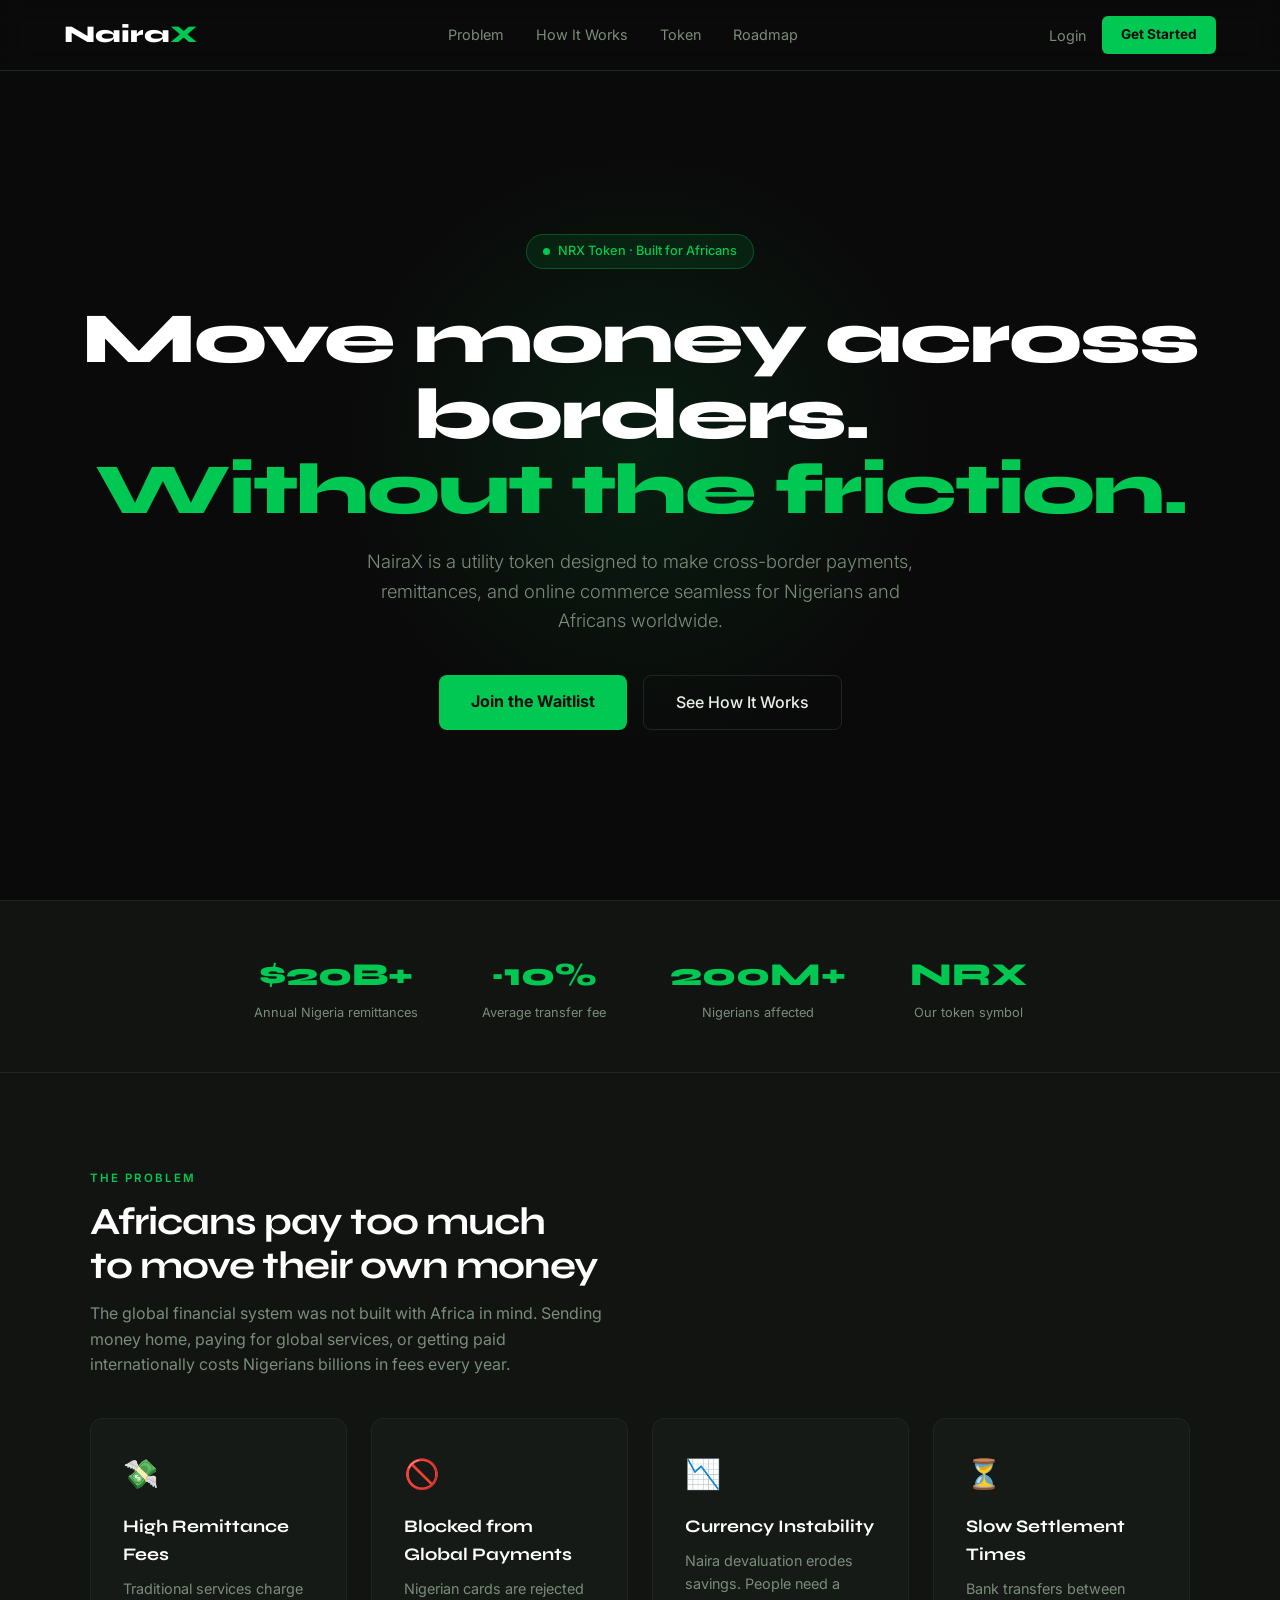
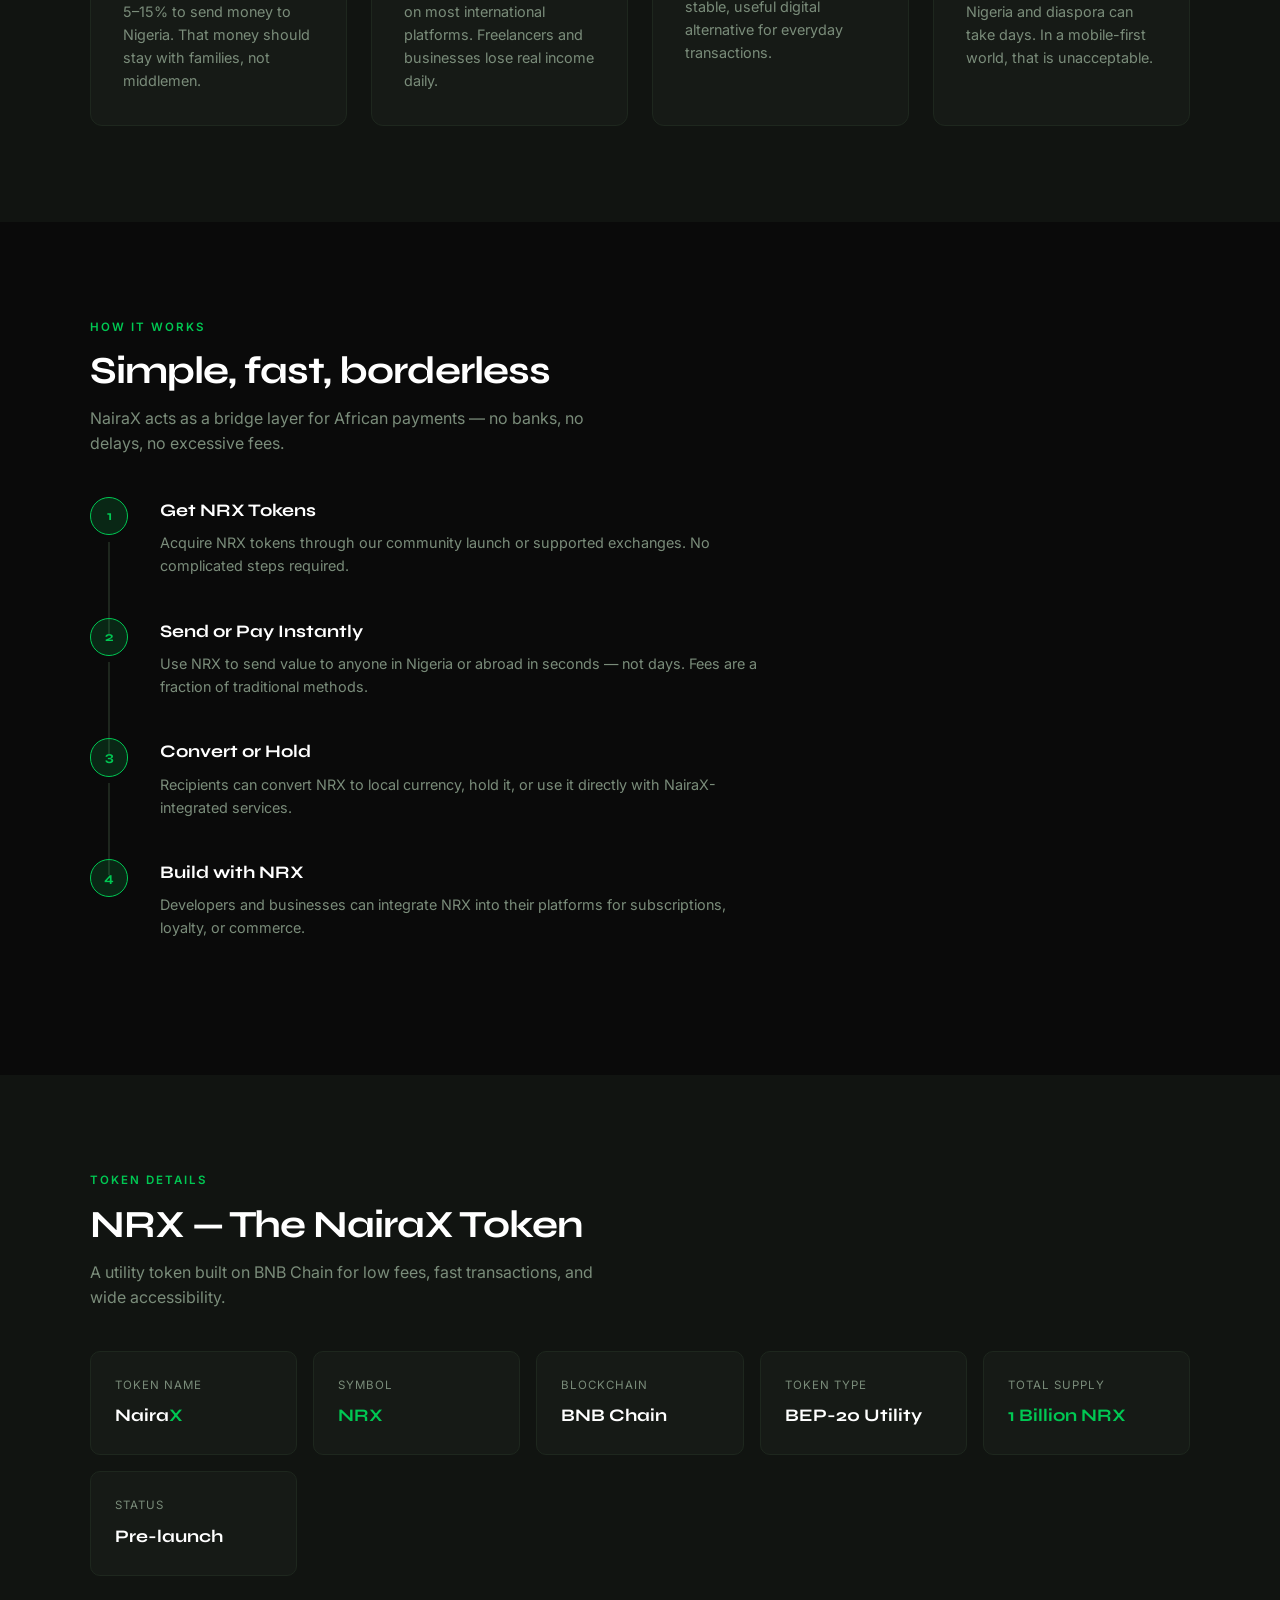
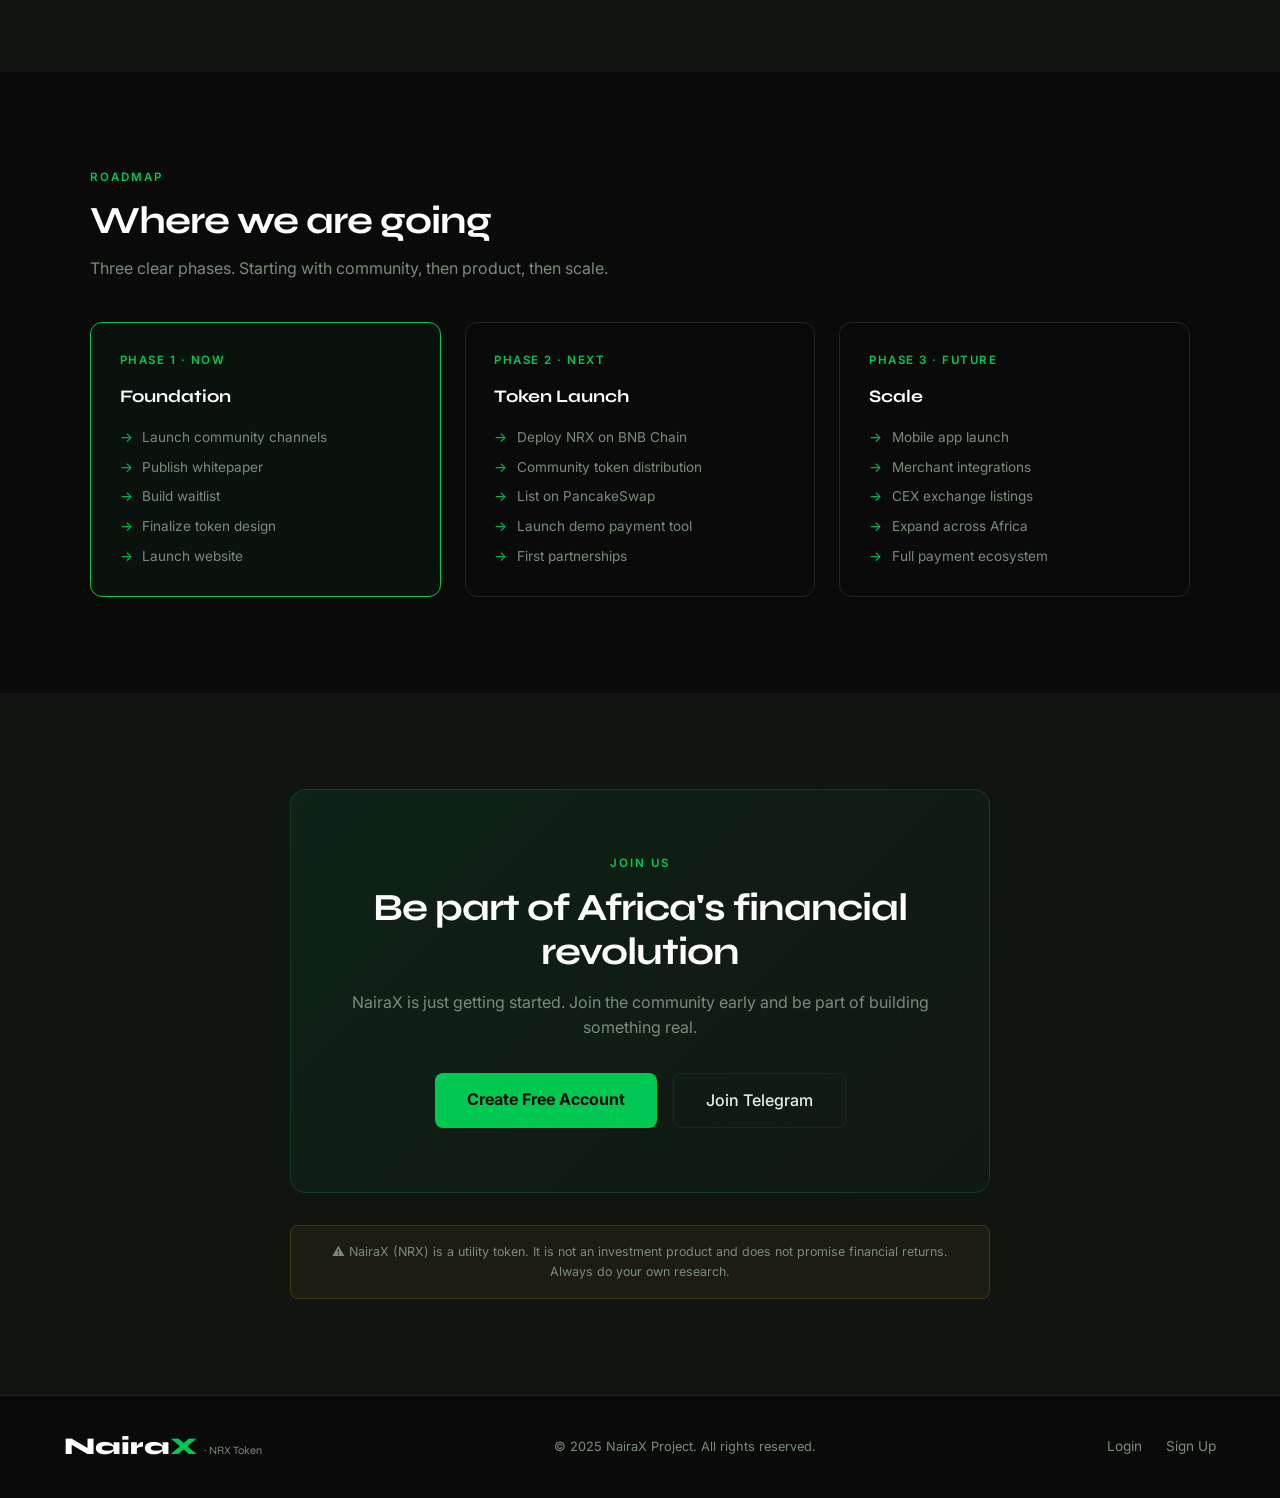
<file: index.html>
<!DOCTYPE html>
<html lang="en">
<head>
<meta charset="UTF-8"/>
<meta name="viewport" content="width=device-width, initial-scale=1.0"/>
<title>NairaX — Nigeria's Global Payment Token</title>
<link rel="stylesheet" href="css/style.css"/>
<link href="https://fonts.googleapis.com/css2?family=Syne:wght@400;600;700;800&family=Inter:wght@300;400;500;600&display=swap" rel="stylesheet"/>
</head>
<body>

<!-- NAV -->
<nav class="navbar">
  <div class="nav-inner">
    <a href="index.html" class="logo">Naira<span>X</span></a>
    <ul class="nav-links">
      <li><a href="#problem">Problem</a></li>
      <li><a href="#how">How It Works</a></li>
      <li><a href="#token">Token</a></li>
      <li><a href="#roadmap">Roadmap</a></li>
    </ul>
    <div class="nav-actions">
      <a href="login.html" class="btn-ghost-sm">Login</a>
      <a href="signup.html" class="btn-primary-sm">Get Started</a>
    </div>
    <button class="hamburger" onclick="toggleMenu()">☰</button>
  </div>
  <div class="mobile-menu" id="mobileMenu">
    <a href="#problem">Problem</a>
    <a href="#how">How It Works</a>
    <a href="#token">Token</a>
    <a href="#roadmap">Roadmap</a>
    <a href="login.html">Login</a>
    <a href="signup.html" class="btn-primary-sm">Get Started</a>
  </div>
</nav>

<!-- HERO -->
<section class="hero">
  <div class="hero-inner">
    <div class="hero-badge"><span class="pulse"></span> NRX Token · Built for Africans</div>
    <h1>Move money across borders.<br/><em>Without the friction.</em></h1>
    <p class="hero-sub">NairaX is a utility token designed to make cross-border payments, remittances, and online commerce seamless for Nigerians and Africans worldwide.</p>
    <div class="hero-actions">
      <a href="signup.html" class="btn-primary">Join the Waitlist</a>
      <a href="#how" class="btn-ghost">See How It Works</a>
    </div>
  </div>
</section>

<!-- STATS -->
<div class="stats-bar">
  <div class="stat"><div class="stat-num">$20B+</div><div class="stat-label">Annual Nigeria remittances</div></div>
  <div class="stat"><div class="stat-num">~10%</div><div class="stat-label">Average transfer fee</div></div>
  <div class="stat"><div class="stat-num">200M+</div><div class="stat-label">Nigerians affected</div></div>
  <div class="stat"><div class="stat-num">NRX</div><div class="stat-label">Our token symbol</div></div>
</div>

<!-- PROBLEM -->
<section class="section bg-surface" id="problem">
  <div class="container">
    <div class="section-label">The Problem</div>
    <h2>Africans pay too much<br/>to move their own money</h2>
    <p class="section-sub">The global financial system was not built with Africa in mind. Sending money home, paying for global services, or getting paid internationally costs Nigerians billions in fees every year.</p>
    <div class="card-grid">
      <div class="card"><div class="card-icon">💸</div><h3>High Remittance Fees</h3><p>Traditional services charge 5–15% to send money to Nigeria. That money should stay with families, not middlemen.</p></div>
      <div class="card"><div class="card-icon">🚫</div><h3>Blocked from Global Payments</h3><p>Nigerian cards are rejected on most international platforms. Freelancers and businesses lose real income daily.</p></div>
      <div class="card"><div class="card-icon">📉</div><h3>Currency Instability</h3><p>Naira devaluation erodes savings. People need a stable, useful digital alternative for everyday transactions.</p></div>
      <div class="card"><div class="card-icon">⏳</div><h3>Slow Settlement Times</h3><p>Bank transfers between Nigeria and diaspora can take days. In a mobile-first world, that is unacceptable.</p></div>
    </div>
  </div>
</section>

<!-- HOW IT WORKS -->
<section class="section" id="how">
  <div class="container">
    <div class="section-label">How It Works</div>
    <h2>Simple, fast, borderless</h2>
    <p class="section-sub">NairaX acts as a bridge layer for African payments — no banks, no delays, no excessive fees.</p>
    <div class="steps">
      <div class="step"><div class="step-num">1</div><div class="step-content"><h3>Get NRX Tokens</h3><p>Acquire NRX tokens through our community launch or supported exchanges. No complicated steps required.</p></div></div>
      <div class="step"><div class="step-num">2</div><div class="step-content"><h3>Send or Pay Instantly</h3><p>Use NRX to send value to anyone in Nigeria or abroad in seconds — not days. Fees are a fraction of traditional methods.</p></div></div>
      <div class="step"><div class="step-num">3</div><div class="step-content"><h3>Convert or Hold</h3><p>Recipients can convert NRX to local currency, hold it, or use it directly with NairaX-integrated services.</p></div></div>
      <div class="step"><div class="step-num">4</div><div class="step-content"><h3>Build with NRX</h3><p>Developers and businesses can integrate NRX into their platforms for subscriptions, loyalty, or commerce.</p></div></div>
    </div>
  </div>
</section>

<!-- TOKEN -->
<section class="section bg-surface" id="token">
  <div class="container">
    <div class="section-label">Token Details</div>
    <h2>NRX — The NairaX Token</h2>
    <p class="section-sub">A utility token built on BNB Chain for low fees, fast transactions, and wide accessibility.</p>
    <div class="token-grid">
      <div class="token-card"><div class="token-label">Token Name</div><div class="token-value">Naira<span>X</span></div></div>
      <div class="token-card"><div class="token-label">Symbol</div><div class="token-value green">NRX</div></div>
      <div class="token-card"><div class="token-label">Blockchain</div><div class="token-value">BNB Chain</div></div>
      <div class="token-card"><div class="token-label">Token Type</div><div class="token-value">BEP-20 Utility</div></div>
      <div class="token-card"><div class="token-label">Total Supply</div><div class="token-value green">1 Billion NRX</div></div>
      <div class="token-card"><div class="token-label">Status</div><div class="token-value">Pre-launch</div></div>
    </div>
  </div>
</section>

<!-- ROADMAP -->
<section class="section" id="roadmap">
  <div class="container">
    <div class="section-label">Roadmap</div>
    <h2>Where we are going</h2>
    <p class="section-sub">Three clear phases. Starting with community, then product, then scale.</p>
    <div class="roadmap-grid">
      <div class="phase active">
        <div class="phase-tag">Phase 1 · Now</div>
        <h3>Foundation</h3>
        <ul>
          <li>Launch community channels</li>
          <li>Publish whitepaper</li>
          <li>Build waitlist</li>
          <li>Finalize token design</li>
          <li>Launch website</li>
        </ul>
      </div>
      <div class="phase">
        <div class="phase-tag">Phase 2 · Next</div>
        <h3>Token Launch</h3>
        <ul>
          <li>Deploy NRX on BNB Chain</li>
          <li>Community token distribution</li>
          <li>List on PancakeSwap</li>
          <li>Launch demo payment tool</li>
          <li>First partnerships</li>
        </ul>
      </div>
      <div class="phase">
        <div class="phase-tag">Phase 3 · Future</div>
        <h3>Scale</h3>
        <ul>
          <li>Mobile app launch</li>
          <li>Merchant integrations</li>
          <li>CEX exchange listings</li>
          <li>Expand across Africa</li>
          <li>Full payment ecosystem</li>
        </ul>
      </div>
    </div>
  </div>
</section>

<!-- CTA -->
<section class="section bg-surface" id="community">
  <div class="container">
    <div class="cta-box">
      <div class="section-label">Join Us</div>
      <h2>Be part of Africa's financial revolution</h2>
      <p>NairaX is just getting started. Join the community early and be part of building something real.</p>
      <div class="hero-actions">
        <a href="signup.html" class="btn-primary">Create Free Account</a>
        <a href="#" class="btn-ghost">Join Telegram</a>
      </div>
    </div>
    <div class="disclaimer">⚠️ NairaX (NRX) is a utility token. It is not an investment product and does not promise financial returns. Always do your own research.</div>
  </div>
</section>

<!-- FOOTER -->
<footer class="footer">
  <div class="footer-inner">
    <div class="logo">Naira<span>X</span> <small>· NRX Token</small></div>
    <p>© 2025 NairaX Project. All rights reserved.</p>
    <div class="footer-links">
      <a href="login.html">Login</a>
      <a href="signup.html">Sign Up</a>
    </div>
  </div>
</footer>

<script src="js/main.js"></script>
</body>
</html>
</file>
<file: css/style.css>
*, *::before, *::after { box-sizing: border-box; margin: 0; padding: 0; }

:root {
  --green: #00C853;
  --dark-green: #007A33;
  --black: #0A0A0A;
  --surface: #111411;
  --card: #161A16;
  --border: #1E271E;
  --text: #E8F0E8;
  --muted: #7A8C7A;
  --white: #FFFFFF;
  --red: #FF4444;
  --sidebar-width: 240px;
}

html { scroll-behavior: smooth; }

body {
  background: var(--black);
  color: var(--text);
  font-family: 'Inter', sans-serif;
  font-size: 16px;
  line-height: 1.6;
  overflow-x: hidden;
}

/* ====== TYPOGRAPHY ====== */
h1, h2, h3 { font-family: 'Syne', sans-serif; color: var(--white); }
h1 { font-size: clamp(2.4rem, 6vw, 4.5rem); font-weight: 800; letter-spacing: -2px; line-height: 1.05; }
h2 { font-size: clamp(1.6rem, 3.5vw, 2.4rem); font-weight: 700; letter-spacing: -1px; line-height: 1.15; }
h3 { font-size: 1.1rem; font-weight: 700; }
h1 em { font-style: normal; color: var(--green); }
p { color: var(--text); }

/* ====== LOGO ====== */
.logo { font-family: 'Syne', sans-serif; font-weight: 800; font-size: 1.5rem; color: var(--white); text-decoration: none; }
.logo span { color: var(--green); }
.logo small { font-size: 0.7rem; color: var(--muted); font-weight: 400; }

/* ====== BUTTONS ====== */
.btn-primary {
  display: inline-block;
  background: var(--green);
  color: var(--black);
  padding: 0.85rem 2rem;
  border-radius: 8px;
  font-weight: 700;
  font-size: 1rem;
  text-decoration: none;
  border: none;
  cursor: pointer;
  transition: opacity 0.2s, transform 0.2s;
}
.btn-primary:hover { opacity: 0.88; transform: translateY(-1px); }
.btn-primary:disabled { opacity: 0.5; cursor: not-allowed; transform: none; }

.btn-ghost {
  display: inline-block;
  background: transparent;
  color: var(--text);
  border: 1px solid var(--border);
  padding: 0.85rem 2rem;
  border-radius: 8px;
  font-weight: 500;
  font-size: 1rem;
  text-decoration: none;
  cursor: pointer;
  transition: border-color 0.2s, color 0.2s;
}
.btn-ghost:hover { border-color: var(--green); color: var(--green); }

.btn-primary-sm {
  display: inline-block;
  background: var(--green);
  color: var(--black);
  padding: 0.5rem 1.2rem;
  border-radius: 6px;
  font-weight: 700;
  font-size: 0.85rem;
  text-decoration: none;
  border: none;
  cursor: pointer;
}

.btn-ghost-sm {
  display: inline-block;
  color: var(--muted);
  font-size: 0.9rem;
  text-decoration: none;
  transition: color 0.2s;
}
.btn-ghost-sm:hover { color: var(--green); }

.btn-full { width: 100%; text-align: center; }

.btn-danger {
  background: var(--red);
  color: white;
  padding: 0.75rem 1.5rem;
  border-radius: 8px;
  border: none;
  cursor: pointer;
  font-weight: 600;
  font-size: 0.95rem;
  transition: opacity 0.2s;
}
.btn-danger:hover { opacity: 0.85; }

/* ====== LINKS ====== */
.link { color: var(--green); text-decoration: none; }
.link:hover { text-decoration: underline; }

/* ====== NAVBAR ====== */
.navbar {
  position: fixed; top: 0; left: 0; right: 0;
  background: rgba(10,10,10,0.9);
  backdrop-filter: blur(12px);
  border-bottom: 1px solid var(--border);
  z-index: 100;
}
.nav-inner {
  display: flex;
  align-items: center;
  justify-content: space-between;
  padding: 1rem 5%;
}
.nav-links { display: flex; gap: 2rem; list-style: none; }
.nav-links a { color: var(--muted); text-decoration: none; font-size: 0.9rem; transition: color 0.2s; }
.nav-links a:hover { color: var(--green); }
.nav-actions { display: flex; align-items: center; gap: 1rem; }
.hamburger { display: none; background: none; border: none; color: var(--text); font-size: 1.4rem; cursor: pointer; }

.mobile-menu {
  display: none;
  flex-direction: column;
  padding: 1rem 5%;
  border-top: 1px solid var(--border);
  gap: 0.8rem;
}
.mobile-menu.open { display: flex; }
.mobile-menu a { color: var(--text); text-decoration: none; font-size: 1rem; padding: 0.3rem 0; }

@media (max-width: 768px) {
  .nav-links, .nav-actions { display: none; }
  .hamburger { display: block; }
}

/* ====== HERO ====== */
.hero {
  min-height: 100vh;
  display: flex;
  align-items: center;
  justify-content: center;
  text-align: center;
  padding: 8rem 5% 4rem;
  position: relative;
  overflow: hidden;
}
.hero::before {
  content: '';
  position: absolute;
  width: 600px; height: 600px;
  background: radial-gradient(circle, rgba(0,200,83,0.1) 0%, transparent 70%);
  top: 50%; left: 50%;
  transform: translate(-50%, -50%);
  pointer-events: none;
}
.hero-inner { position: relative; z-index: 1; }
.hero-badge {
  display: inline-flex;
  align-items: center;
  gap: 0.5rem;
  background: rgba(0,200,83,0.1);
  border: 1px solid rgba(0,200,83,0.3);
  color: var(--green);
  padding: 0.4rem 1rem;
  border-radius: 100px;
  font-size: 0.8rem;
  font-weight: 500;
  margin-bottom: 2rem;
}
.pulse {
  width: 7px; height: 7px;
  background: var(--green);
  border-radius: 50%;
  animation: pulse 2s infinite;
}
@keyframes pulse { 0%,100%{opacity:1;transform:scale(1)} 50%{opacity:0.4;transform:scale(1.4)} }
.hero-sub { font-size: clamp(1rem, 2vw, 1.15rem); color: var(--muted); max-width: 560px; margin: 1.2rem auto 2.5rem; font-weight: 300; }
.hero-actions { display: flex; gap: 1rem; flex-wrap: wrap; justify-content: center; }

/* ====== STATS BAR ====== */
.stats-bar {
  display: flex;
  justify-content: center;
  gap: 4rem;
  flex-wrap: wrap;
  padding: 3rem 5%;
  border-top: 1px solid var(--border);
  border-bottom: 1px solid var(--border);
  background: var(--surface);
}
.stat { text-align: center; }
.stat-num { font-family: 'Syne', sans-serif; font-size: 2rem; font-weight: 800; color: var(--green); }
.stat-label { font-size: 0.8rem; color: var(--muted); margin-top: 0.2rem; }

/* ====== SECTIONS ====== */
.section { padding: 6rem 5%; }
.bg-surface { background: var(--surface); }
.container { max-width: 1100px; margin: 0 auto; }
.section-label { font-size: 0.72rem; font-weight: 600; letter-spacing: 2px; text-transform: uppercase; color: var(--green); margin-bottom: 0.8rem; }
.section-sub { color: var(--muted); max-width: 520px; font-size: 1rem; margin: 0.8rem 0 2.5rem; }

/* ====== CARDS ====== */
.card-grid { display: grid; grid-template-columns: repeat(auto-fit, minmax(240px, 1fr)); gap: 1.5rem; margin-top: 2.5rem; }
.card { background: var(--card); border: 1px solid var(--border); border-radius: 12px; padding: 2rem; }
.card-icon { font-size: 1.8rem; margin-bottom: 1rem; }
.card h3 { margin-bottom: 0.5rem; }
.card p { font-size: 0.9rem; color: var(--muted); }

/* ====== STEPS ====== */
.steps { display: flex; flex-direction: column; gap: 0; max-width: 680px; margin-top: 2.5rem; }
.step { display: flex; gap: 2rem; align-items: flex-start; position: relative; }
.step:not(:last-child)::after { content:''; position:absolute; left:1.15rem; top:2.8rem; bottom:-1rem; width:2px; background:var(--border); }
.step-num { width:2.4rem; height:2.4rem; background:rgba(0,200,83,0.15); border:1px solid var(--green); border-radius:50%; display:flex; align-items:center; justify-content:center; font-family:'Syne',sans-serif; font-weight:700; font-size:0.85rem; color:var(--green); flex-shrink:0; }
.step-content { padding-bottom: 2.5rem; }
.step-content h3 { margin-bottom: 0.4rem; }
.step-content p { font-size: 0.9rem; color: var(--muted); }

/* ====== TOKEN GRID ====== */
.token-grid { display: grid; grid-template-columns: repeat(auto-fit, minmax(180px, 1fr)); gap: 1rem; margin-top: 2.5rem; }
.token-card { background: var(--card); border: 1px solid var(--border); border-radius: 10px; padding: 1.5rem; }
.token-label { font-size: 0.72rem; color: var(--muted); letter-spacing: 1px; text-transform: uppercase; margin-bottom: 0.5rem; }
.token-value { font-family: 'Syne', sans-serif; font-size: 1.1rem; font-weight: 700; color: var(--white); }
.token-value.green { color: var(--green); }
.token-value span { color: var(--green); }

/* ====== ROADMAP ====== */
.roadmap-grid { display: grid; grid-template-columns: repeat(auto-fit, minmax(220px, 1fr)); gap: 1.5rem; margin-top: 2.5rem; }
.phase { border: 1px solid var(--border); border-radius: 12px; padding: 1.8rem; }
.phase.active { border-color: var(--green); background: rgba(0,200,83,0.04); }
.phase-tag { font-size: 0.72rem; font-weight: 600; letter-spacing: 1.5px; text-transform: uppercase; color: var(--green); margin-bottom: 0.8rem; }
.phase h3 { margin-bottom: 1rem; }
.phase ul { list-style: none; display: flex; flex-direction: column; gap: 0.5rem; }
.phase ul li { font-size: 0.85rem; color: var(--muted); display: flex; gap: 0.6rem; }
.phase ul li::before { content: '→'; color: var(--green); flex-shrink: 0; }

/* ====== CTA BOX ====== */
.cta-box { background: linear-gradient(135deg, rgba(0,200,83,0.08), rgba(0,122,51,0.04)); border: 1px solid rgba(0,200,83,0.2); border-radius: 16px; padding: 4rem 2rem; max-width: 700px; margin: 0 auto; text-align: center; }
.cta-box h2 { margin-bottom: 1rem; }
.cta-box p { color: var(--muted); margin-bottom: 2rem; }
.disclaimer { background: rgba(255,200,0,0.05); border: 1px solid rgba(255,200,0,0.15); border-radius: 8px; padding: 1rem 1.5rem; font-size: 0.78rem; color: var(--muted); max-width: 700px; margin: 2rem auto 0; text-align: center; }

/* ====== FOOTER ====== */
.footer { padding: 2rem 5%; border-top: 1px solid var(--border); }
.footer-inner { display: flex; justify-content: space-between; align-items: center; flex-wrap: wrap; gap: 1rem; }
.footer p { font-size: 0.8rem; color: var(--muted); }
.footer-links { display: flex; gap: 1.5rem; }
.footer-links a { color: var(--muted); text-decoration: none; font-size: 0.85rem; }
.footer-links a:hover { color: var(--green); }

/* ====== AUTH PAGES ====== */
.auth-body { background: var(--black); display: flex; align-items: center; justify-content: center; min-height: 100vh; padding: 2rem; }
.auth-container { width: 100%; max-width: 440px; }
.auth-logo { display: block; text-align: center; margin-bottom: 2rem; font-size: 1.8rem; }
.auth-card { background: var(--card); border: 1px solid var(--border); border-radius: 16px; padding: 2.5rem; }
.auth-card h2 { text-align: center; margin-bottom: 0.4rem; }
.auth-sub { text-align: center; color: var(--muted); margin-bottom: 2rem; font-size: 0.95rem; }
.auth-switch { text-align: center; margin-top: 1.5rem; font-size: 0.9rem; color: var(--muted); }

.auth-message { padding: 0.9rem 1rem; border-radius: 8px; font-size: 0.9rem; margin-bottom: 1.2rem; }
.auth-message.success { background: rgba(0,200,83,0.1); border: 1px solid rgba(0,200,83,0.3); color: var(--green); }
.auth-message.error { background: rgba(255,68,68,0.1); border: 1px solid rgba(255,68,68,0.3); color: var(--red); }
.hidden { display: none; }

/* ====== FORMS ====== */
.form-group { margin-bottom: 1.2rem; }
.form-group label { display: block; font-size: 0.85rem; font-weight: 500; color: var(--text); margin-bottom: 0.4rem; }
.form-group input, .form-group textarea {
  width: 100%;
  background: var(--surface);
  border: 1px solid var(--border);
  border-radius: 8px;
  padding: 0.75rem 1rem;
  color: var(--text);
  font-size: 0.95rem;
  font-family: 'Inter', sans-serif;
  transition: border-color 0.2s;
  outline: none;
}
.form-group input:focus { border-color: var(--green); }
.form-group small { display: block; margin-top: 0.3rem; font-size: 0.78rem; }

.form-footer-row { display: flex; justify-content: space-between; align-items: center; margin-bottom: 1.2rem; font-size: 0.85rem; }
.checkbox-label { display: flex; align-items: flex-start; gap: 0.5rem; font-size: 0.85rem; color: var(--muted); cursor: pointer; }
.checkbox-label input { margin-top: 0.2rem; accent-color: var(--green); }

/* ====== DASHBOARD ====== */
.dash-body { background: var(--black); display: flex; min-height: 100vh; }

.sidebar {
  width: var(--sidebar-width);
  background: var(--surface);
  border-right: 1px solid var(--border);
  display: flex;
  flex-direction: column;
  padding: 1.5rem 1rem;
  position: fixed;
  top: 0; left: 0; bottom: 0;
  z-index: 200;
  transition: transform 0.3s;
}
.sidebar-logo { display: block; margin-bottom: 2rem; padding: 0 0.5rem; }
.sidebar-nav { display: flex; flex-direction: column; gap: 0.3rem; flex: 1; }
.nav-item {
  display: flex;
  align-items: center;
  gap: 0.7rem;
  padding: 0.75rem 1rem;
  border-radius: 8px;
  color: var(--muted);
  text-decoration: none;
  font-size: 0.9rem;
  transition: background 0.2s, color 0.2s;
  border: none;
  background: none;
  cursor: pointer;
  width: 100%;
  text-align: left;
}
.nav-item:hover, .nav-item.active { background: rgba(0,200,83,0.1); color: var(--green); }
.logout-btn { color: var(--red); margin-top: auto; }
.logout-btn:hover { background: rgba(255,68,68,0.1); color: var(--red); }

.dash-main { margin-left: var(--sidebar-width); flex: 1; display: flex; flex-direction: column; }

.topbar {
  display: flex;
  align-items: center;
  gap: 1rem;
  padding: 1rem 1.5rem;
  border-bottom: 1px solid var(--border);
  background: var(--surface);
  position: sticky;
  top: 0;
  z-index: 10;
}
.page-title { font-family: 'Syne', sans-serif; font-size: 1.2rem; font-weight: 700; color: var(--white); flex: 1; }
.topbar-right { display: flex; align-items: center; gap: 1rem; }
.avatar { width: 36px; height: 36px; background: var(--green); border-radius: 50%; display: flex; align-items: center; justify-content: center; font-weight: 700; color: var(--black); font-size: 0.9rem; cursor: pointer; }

.notification-bell { position: relative; cursor: pointer; font-size: 1.2rem; }
.notif-badge { position: absolute; top: -6px; right: -8px; background: var(--red); color: white; font-size: 0.65rem; width: 16px; height: 16px; border-radius: 50%; display: flex; align-items: center; justify-content: center; font-weight: 700; }

.notif-dropdown {
  position: absolute;
  top: 60px; right: 1.5rem;
  background: var(--card);
  border: 1px solid var(--border);
  border-radius: 12px;
  width: 300px;
  z-index: 50;
  box-shadow: 0 8px 32px rgba(0,0,0,0.4);
}
.notif-header { padding: 1rem 1.2rem; font-weight: 600; font-size: 0.9rem; border-bottom: 1px solid var(--border); }
.notif-item { padding: 1rem 1.2rem; font-size: 0.85rem; color: var(--muted); border-bottom: 1px solid var(--border); }
.notif-item:last-child { border-bottom: none; }

.dash-content { padding: 1.5rem; flex: 1; }

.welcome-banner { background: linear-gradient(135deg, rgba(0,200,83,0.1), rgba(0,122,51,0.05)); border: 1px solid rgba(0,200,83,0.2); border-radius: 12px; padding: 1.5rem 2rem; margin-bottom: 1.5rem; }
.welcome-banner h2 { font-size: 1.4rem; margin-bottom: 0.2rem; }
.welcome-banner p { color: var(--muted); font-size: 0.9rem; }

.dash-cards { display: grid; grid-template-columns: repeat(auto-fit, minmax(180px, 1fr)); gap: 1rem; margin-bottom: 2rem; }
.dash-card { background: var(--card); border: 1px solid var(--border); border-radius: 12px; padding: 1.5rem; }
.dash-card.green-card { border-color: rgba(0,200,83,0.3); background: rgba(0,200,83,0.05); }
.dash-card-label { font-size: 0.75rem; color: var(--muted); text-transform: uppercase; letter-spacing: 1px; margin-bottom: 0.5rem; }
.dash-card-value { font-family: 'Syne', sans-serif; font-size: 1.6rem; font-weight: 800; color: var(--white); }
.dash-card.green-card .dash-card-value { color: var(--green); }
.dash-card-sub { font-size: 0.78rem; color: var(--muted); margin-top: 0.3rem; }

.section-title { font-family: 'Syne', sans-serif; font-weight: 700; font-size: 1rem; color: var(--white); margin-bottom: 1rem; }

.quick-actions { display: flex; gap: 0.8rem; flex-wrap: wrap; margin-bottom: 2rem; }
.quick-btn { background: var(--card); border: 1px solid var(--border); border-radius: 8px; padding: 0.75rem 1.2rem; color: var(--text); text-decoration: none; font-size: 0.9rem; transition: border-color 0.2s, color 0.2s; }
.quick-btn:hover { border-color: var(--green); color: var(--green); }

.tx-list { display: flex; flex-direction: column; gap: 0.8rem; }
.tx-item { background: var(--card); border: 1px solid var(--border); border-radius: 10px; padding: 1rem 1.2rem; display: flex; justify-content: space-between; align-items: center; }
.tx-item-left { display: flex; flex-direction: column; gap: 0.2rem; }
.tx-item-email { font-size: 0.9rem; color: var(--white); font-weight: 500; }
.tx-item-date { font-size: 0.78rem; color: var(--muted); }
.tx-item-amount { font-family: 'Syne', sans-serif; font-weight: 700; color: var(--green); font-size: 1rem; }
.tx-empty { color: var(--muted); font-size: 0.9rem; padding: 2rem; text-align: center; }

.form-card { background: var(--card); border: 1px solid var(--border); border-radius: 16px; padding: 2rem; max-width: 600px; }
.form-card h2 { margin-bottom: 0.5rem; }
.form-card h3 { margin-bottom: 0.3rem; }

.balance-display { background: rgba(0,200,83,0.08); border: 1px solid rgba(0,200,83,0.2); border-radius: 8px; padding: 0.8rem 1rem; font-size: 0.9rem; color: var(--muted); margin-bottom: 1.5rem; }
.balance-display strong { color: var(--green); }

.tx-summary { background: var(--surface); border: 1px solid var(--border); border-radius: 8px; padding: 1rem; margin-bottom: 1.2rem; }
.tx-row { display: flex; justify-content: space-between; font-size: 0.9rem; padding: 0.3rem 0; color: var(--muted); }
.tx-row span:last-child { color: var(--white); font-weight: 500; }

.search-bar { margin-bottom: 1.2rem; }
.search-bar input { width: 100%; max-width: 400px; background: var(--card); border: 1px solid var(--border); border-radius: 8px; padding: 0.75rem 1rem; color: var(--text); font-size: 0.9rem; outline: none; font-family: 'Inter', sans-serif; }
.search-bar input:focus { border-color: var(--green); }

.tx-table-wrap { overflow-x: auto; }
.tx-table { width: 100%; border-collapse: collapse; font-size: 0.9rem; }
.tx-table th { padding: 0.8rem 1rem; text-align: left; color: var(--muted); font-size: 0.78rem; text-transform: uppercase; letter-spacing: 1px; border-bottom: 1px solid var(--border); }
.tx-table td { padding: 1rem; border-bottom: 1px solid rgba(30,39,30,0.5); color: var(--text); }
.tx-table tr:last-child td { border-bottom: none; }
.tx-table tr:hover td { background: rgba(255,255,255,0.02); }
.status-badge { display: inline-block; padding: 0.2rem 0.6rem; border-radius: 100px; font-size: 0.75rem; font-weight: 600; }
.status-badge.pending { background: rgba(255,200,0,0.1); color: #FFC800; }
.status-badge.completed { background: rgba(0,200,83,0.1); color: var(--green); }

.profile-avatar-section { display: flex; align-items: center; gap: 1.5rem; margin-bottom: 2rem; }
.profile-avatar { width: 72px; height: 72px; background: var(--green); border-radius: 50%; display: flex; align-items: center; justify-content: center; font-weight: 800; color: var(--black); font-size: 1.8rem; font-family: 'Syne', sans-serif; }

.toggle-row { display: flex; justify-content: space-between; align-items: center; padding: 0.9rem 0; border-bottom: 1px solid var(--border); font-size: 0.9rem; }
.toggle-row:last-of-type { border-bottom: none; }
.toggle { position: relative; display: inline-block; width: 44px; height: 24px; }
.toggle input { opacity: 0; width: 0; height: 0; }
.slider { position: absolute; cursor: pointer; top:0;left:0;right:0;bottom:0; background: var(--border); border-radius: 24px; transition: 0.3s; }
.slider::before { position:absolute; content:''; height:18px; width:18px; left:3px; bottom:3px; background:white; border-radius:50%; transition:0.3s; }
.toggle input:checked + .slider { background: var(--green); }
.toggle input:checked + .slider::before { transform: translateX(20px); }

.danger-card { border-color: rgba(255,68,68,0.2); }
.danger-card h3 { color: var(--red); }

/* ====== MOBILE SIDEBAR ====== */
@media (max-width: 768px) {
  .sidebar { transform: translateX(-100%); }
  .sidebar.open { transform: translateX(0); }
  .dash-main { margin-left: 0; }
  .hamburger { display: block; }
  .topbar .hamburger { background: none; border: none; color: var(--text); font-size: 1.4rem; cursor: pointer; }
}
</file>
